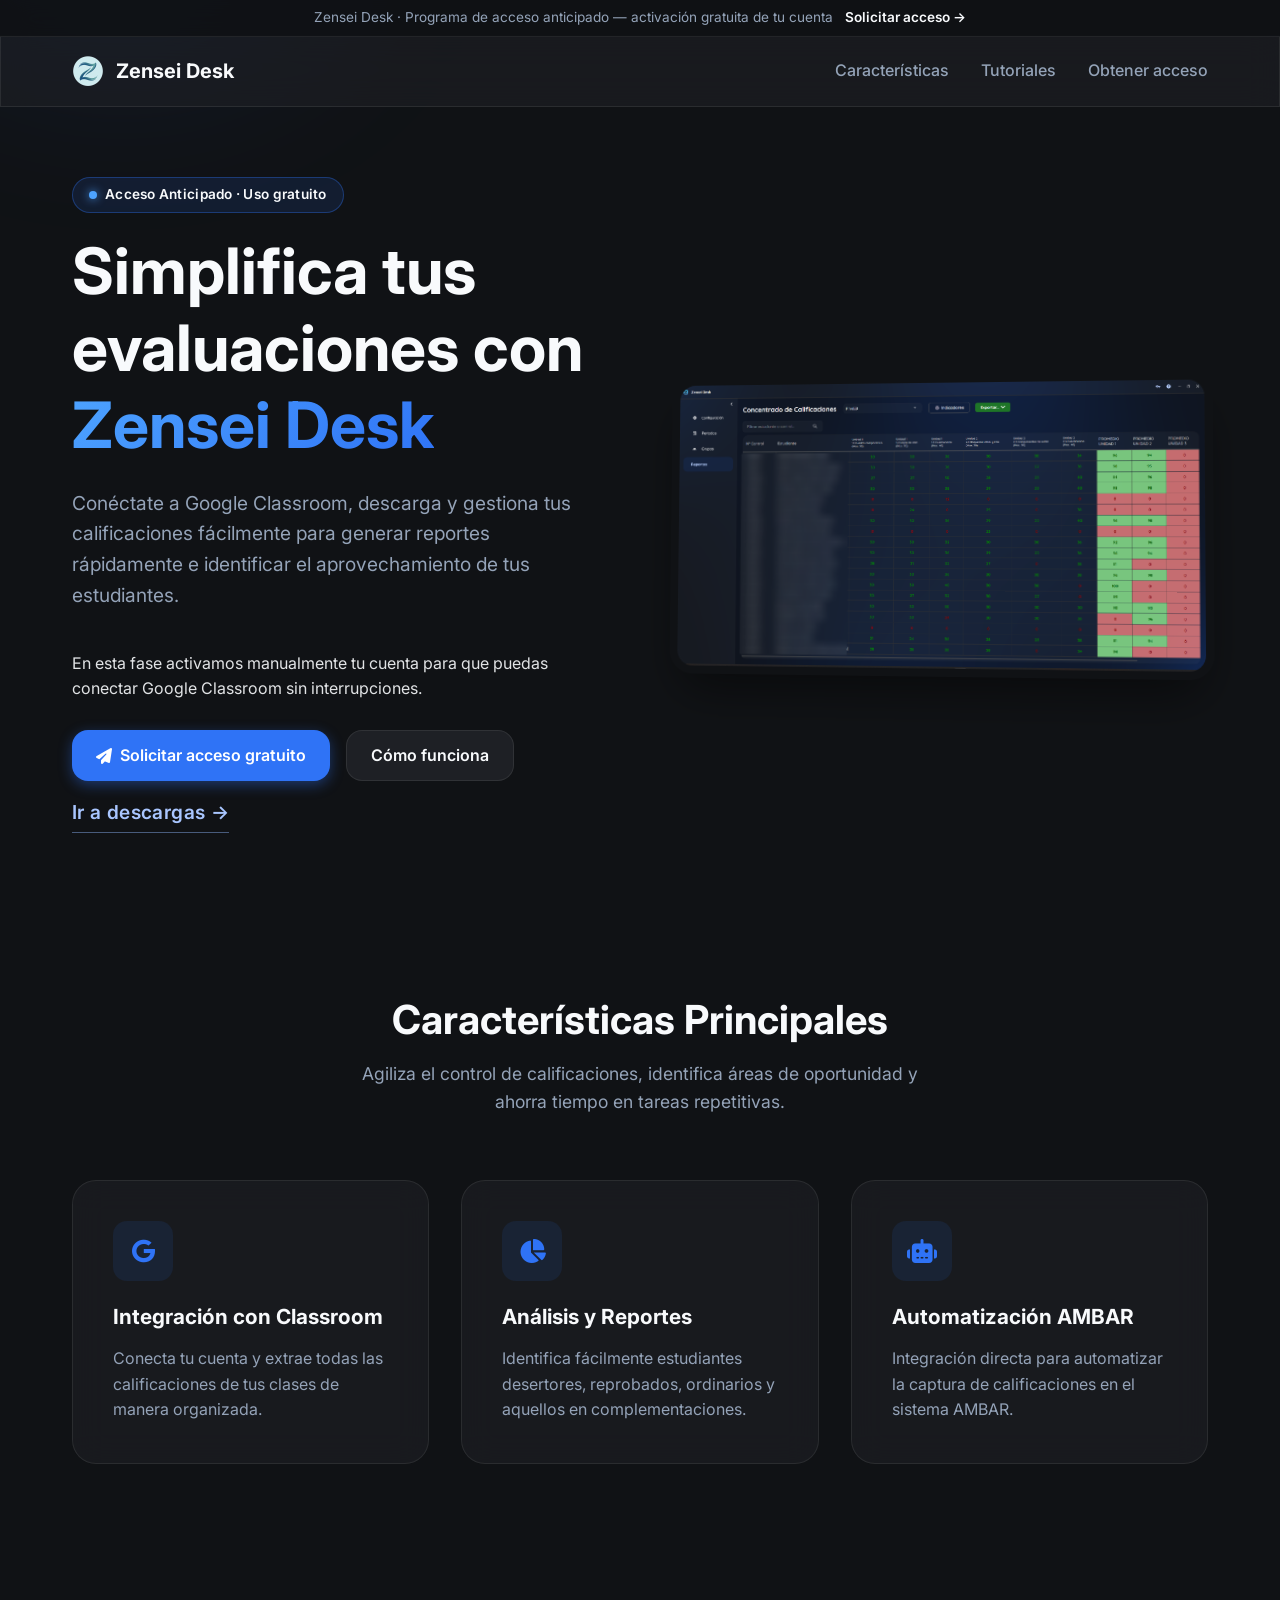
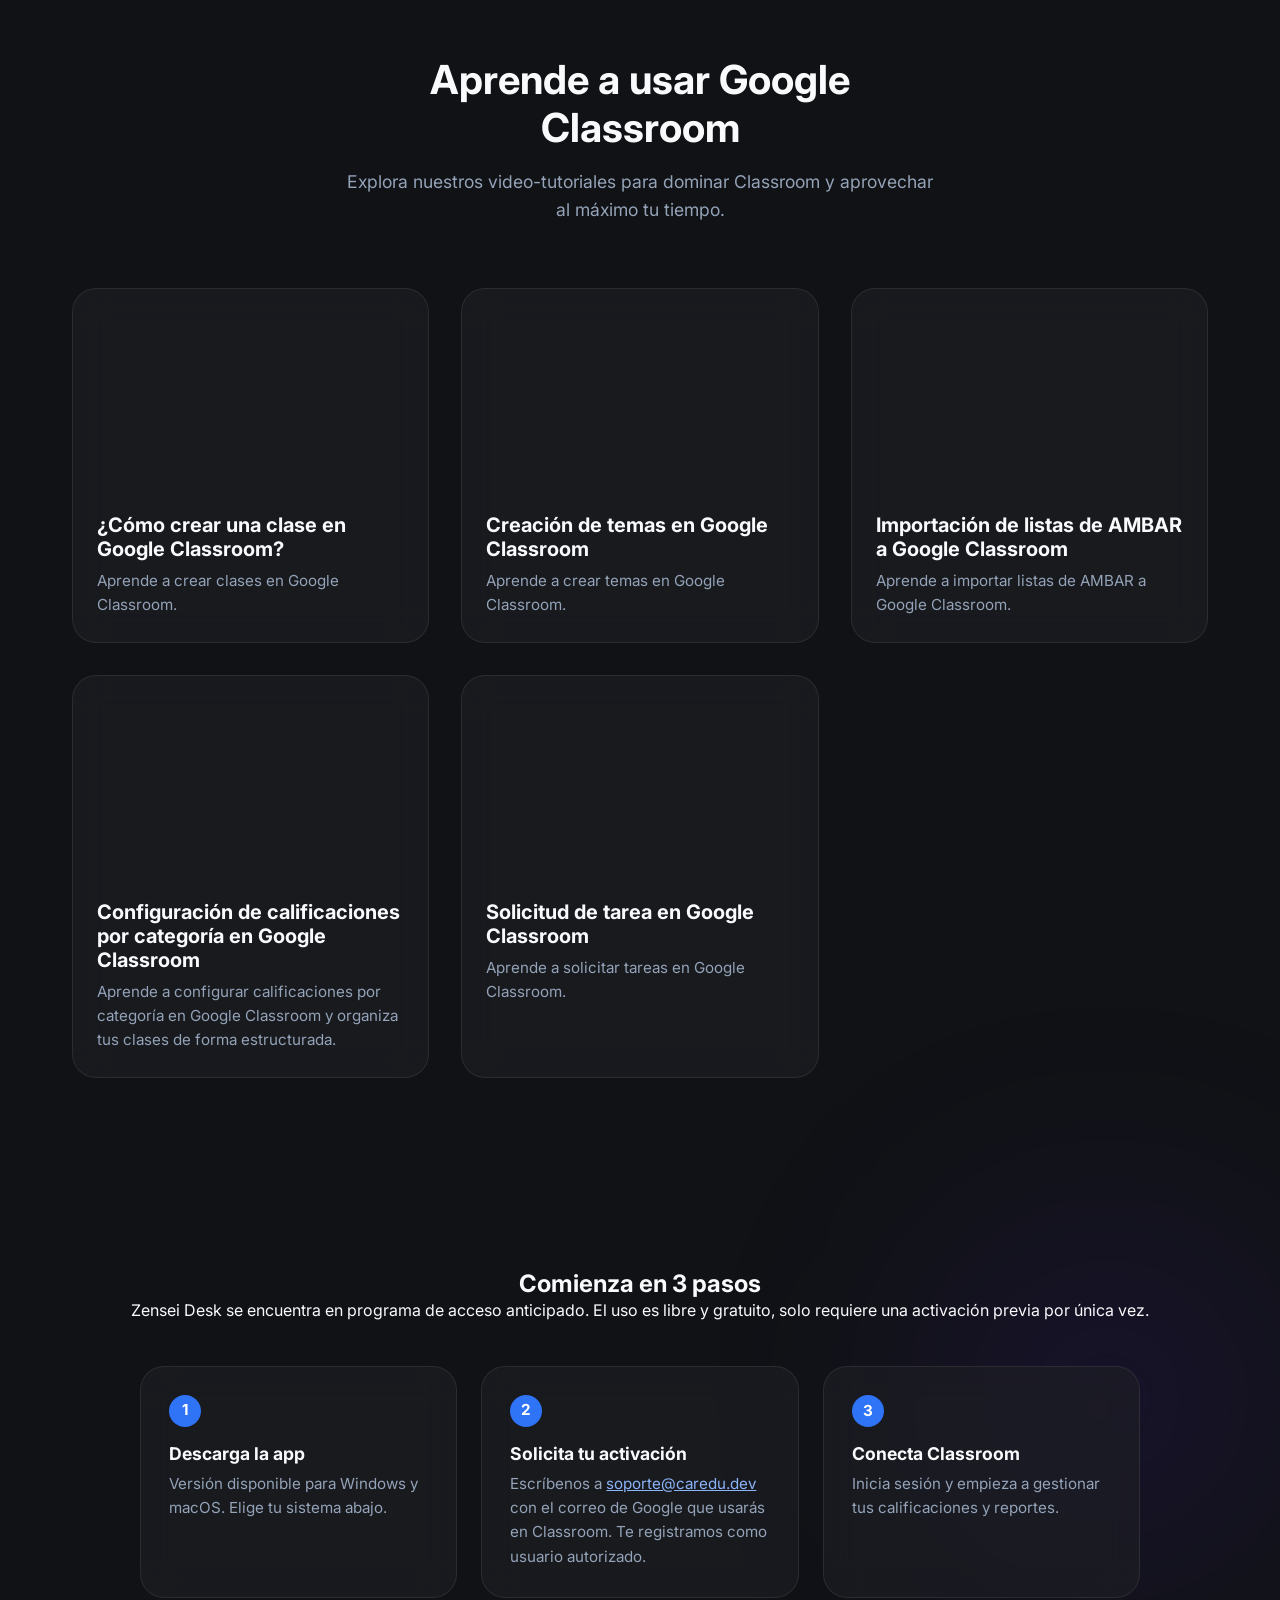
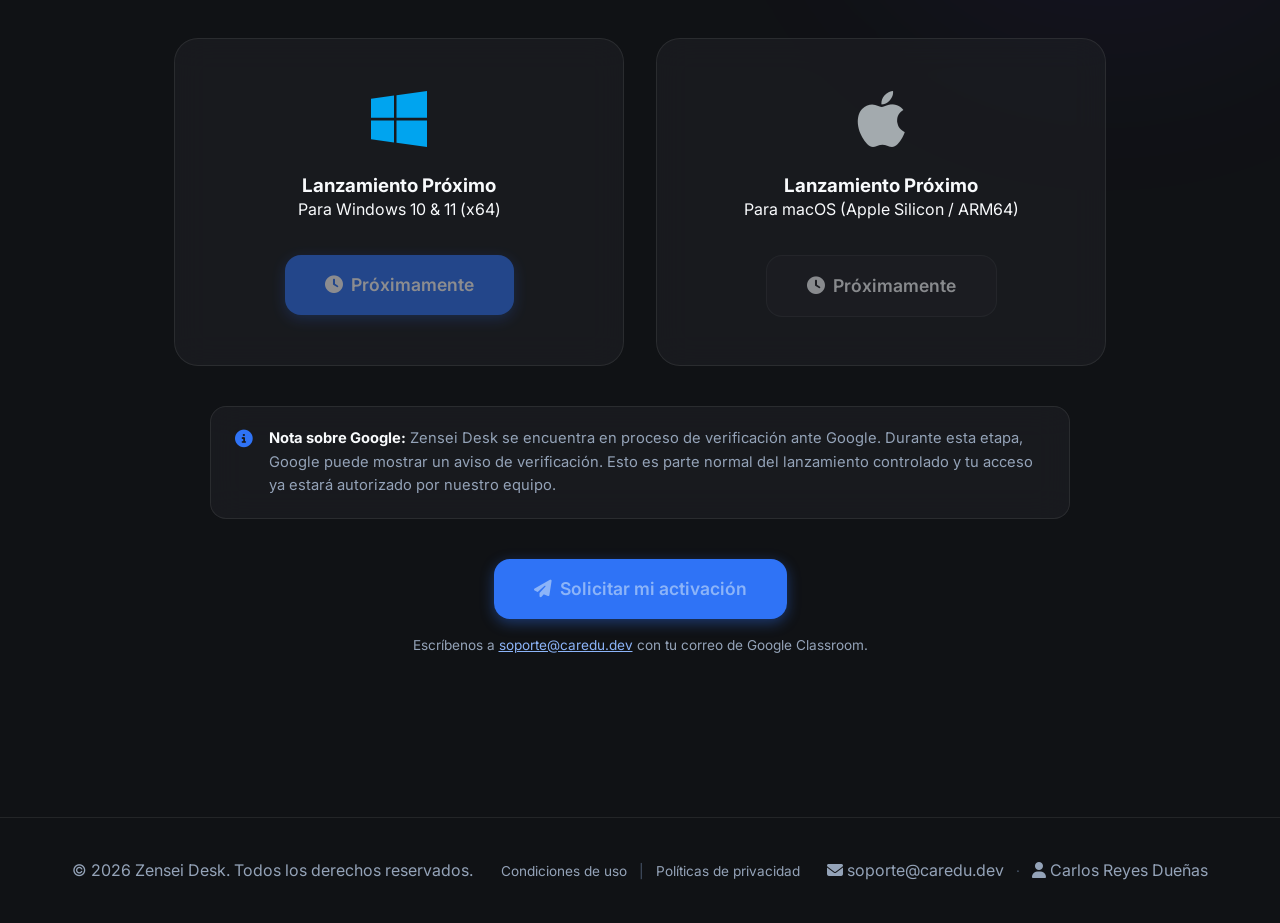
<file: index.html>
<!doctype html>
<html lang="es" class="dark">
    <head>
        <meta charset="UTF-8" />
        <meta name="viewport" content="width=device-width, initial-scale=1.0" />
        <title>Zensei Desk - Aplicación de Escritorio</title>
        <meta
            name="description"
            content="Zensei Desk en acceso anticipado gratuito. Conéctate a Google Classroom, descarga calificaciones, genera reportes y automatiza tus procesos. Solicita tu activación."
        />
        <!-- Google Fonts -->
        <link rel="preconnect" href="https://fonts.googleapis.com" />
        <link rel="preconnect" href="https://fonts.gstatic.com" crossorigin />
        <link
            href="https://fonts.googleapis.com/css2?family=Inter:wght@300;400;500;600;700&display=swap"
            rel="stylesheet"
        />
        <link rel="stylesheet" href="css/styles.css" />
        <link
            rel="stylesheet"
            href="https://cdnjs.cloudflare.com/ajax/libs/font-awesome/6.4.0/css/all.min.css"
        />
        <link rel="icon" href="assets/favicon.png" />
    </head>

    <body>
        <div class="pilot-banner">
            <span
                >Zensei Desk · Programa de acceso anticipado — activación
                gratuita de tu cuenta</span
            >
            <a
                href="mailto:soporte@caredu.dev?subject=Solicitud%20de%20acceso%20anticipado%20-%20Zensei%20Desk"
                >Solicitar acceso →</a
            >
        </div>

        <div class="blob blob-1"></div>
        <div class="blob blob-2"></div>

        <nav class="navbar glass">
            <div class="container nav-content">
                <div class="logo">
                    <img
                        src="assets/favicon.png"
                        alt="Zensei Desk"
                        class="logo-icon"
                        width="32"
                        height="32"
                    />
                    <span>Zensei Desk</span>
                </div>
                <ul class="nav-links">
                    <li><a href="#features">Características</a></li>
                    <li><a href="#tutorials">Tutoriales</a></li>
                    <li><a href="#download">Obtener acceso</a></li>
                </ul>
            </div>
        </nav>

        <header class="hero container">
            <div class="hero-content">
                <div class="pilot-badge">
                    <span class="pilot-dot"></span>
                    Acceso Anticipado · Uso gratuito
                </div>
                <h1>
                    Simplifica tus evaluaciones con
                    <span class="text-gradient">Zensei Desk</span>
                </h1>
                <p>
                    Conéctate a Google Classroom, descarga y gestiona tus
                    calificaciones fácilmente para generar reportes rápidamente
                    e identificar el aprovechamiento de tus estudiantes.
                </p>
                <p class="hero-note">
                    En esta fase activamos manualmente tu cuenta para que puedas
                    conectar Google Classroom sin interrupciones.
                </p>
                <div class="hero-actions">
                    <a
                        href="mailto:soporte@caredu.dev?subject=Solicitud%20de%20acceso%20anticipado%20-%20Zensei%20Desk"
                        class="btn btn-primary"
                        ><i class="fa-solid fa-paper-plane"></i> Solicitar
                        acceso gratuito</a
                    >
                    <a href="#download" class="btn btn-secondary"
                        >Cómo funciona</a
                    >
                </div>
                <p class="hero-micro">
                    <a href="#download">Ir a descargas →</a>
                </p>
            </div>
            <div class="hero-image glass-panel">
                <img
                    src="assets/app-mockup.png"
                    alt="Zensei Desk Mockup"
                    class="app-mockup glass-image"
                />
            </div>
        </header>

        <section id="features" class="container features-section">
            <div class="section-header">
                <h2>Características Principales</h2>
                <p>
                    Agiliza el control de calificaciones, identifica áreas de
                    oportunidad y ahorra tiempo en tareas repetitivas.
                </p>
            </div>

            <div class="features-grid">
                <div class="feature-card glass">
                    <div class="feature-icon">
                        <i class="fa-brands fa-google"></i>
                    </div>
                    <h3>Integración con Classroom</h3>
                    <p>
                        Conecta tu cuenta y extrae todas las calificaciones de
                        tus clases de manera organizada.
                    </p>
                </div>
                <div class="feature-card glass">
                    <div class="feature-icon">
                        <i class="fa-solid fa-chart-pie"></i>
                    </div>
                    <h3>Análisis y Reportes</h3>
                    <p>
                        Identifica fácilmente estudiantes desertores,
                        reprobados, ordinarios y aquellos en complementaciones.
                    </p>
                </div>
                <div class="feature-card glass">
                    <div class="feature-icon">
                        <i class="fa-solid fa-robot"></i>
                    </div>
                    <h3>Automatización AMBAR</h3>
                    <p>
                        Integración directa para automatizar la captura de
                        calificaciones en el sistema AMBAR.
                    </p>
                </div>
            </div>
        </section>

        <section id="tutorials" class="container features-section">
            <div class="section-header">
                <h2>Aprende a usar Google Classroom</h2>
                <p>
                    Explora nuestros video-tutoriales para dominar Classroom y
                    aprovechar al máximo tu tiempo.
                </p>
            </div>
            <div class="video-grid">
                <div class="video-card glass">
                    <div class="video-wrapper">
                        <!-- Reemplaza el src de los iframes con los IDs de tus videos -->
                        <iframe
                            src="https://www.youtube.com/embed/4iUGAaZtOk0?si=7gVe5GbBRPFycWkl"
                            title="Tutorial Classroom 1"
                            frameborder="0"
                            allow="
                                accelerometer;
                                autoplay;
                                clipboard-write;
                                encrypted-media;
                                gyroscope;
                                picture-in-picture;
                            "
                            allowfullscreen
                        ></iframe>
                    </div>
                    <div class="video-info">
                        <h3>¿Cómo crear una clase en Google Classroom?</h3>
                        <p>Aprende a crear clases en Google Classroom.</p>
                    </div>
                </div>
                <div class="video-card glass">
                    <div class="video-wrapper">
                        <iframe
                            src="https://www.youtube.com/embed/ccToq89vRhw?si=dbONZzwQ9Tze2jgt"
                            title="Tutorial Classroom 2"
                            frameborder="0"
                            allow="
                                accelerometer;
                                autoplay;
                                clipboard-write;
                                encrypted-media;
                                gyroscope;
                                picture-in-picture;
                            "
                            allowfullscreen
                        ></iframe>
                    </div>
                    <div class="video-info">
                        <h3>Creación de temas en Google Classroom</h3>
                        <p>Aprende a crear temas en Google Classroom.</p>
                    </div>
                </div>
                <div class="video-card glass">
                    <div class="video-wrapper">
                        <iframe
                            width="560"
                            height="315"
                            src="https://www.youtube.com/embed/fHZtZoxcm20?si=IhMWD54AFD3u62yb"
                            title="YouTube video player"
                            frameborder="0"
                            allow="
                                accelerometer;
                                autoplay;
                                clipboard-write;
                                encrypted-media;
                                gyroscope;
                                picture-in-picture;
                                web-share;
                            "
                            referrerpolicy="strict-origin-when-cross-origin"
                            allowfullscreen
                        ></iframe>
                    </div>
                    <div class="video-info">
                        <h3>
                            ⁣Importación de listas de AMBAR a Google Classroom
                        </h3>
                        <p>
                            Aprende a importar listas de AMBAR a Google
                            Classroom.
                        </p>
                    </div>
                </div>
                <div class="video-card glass">
                    <div class="video-wrapper">
                        <iframe
                            width="560"
                            height="315"
                            src="https://www.youtube.com/embed/o4E11w0q6oI?si=cyzzhk-4sylbUhZ1"
                            title="YouTube video player"
                            frameborder="0"
                            allow="
                                accelerometer;
                                autoplay;
                                clipboard-write;
                                encrypted-media;
                                gyroscope;
                                picture-in-picture;
                                web-share;
                            "
                            referrerpolicy="strict-origin-when-cross-origin"
                            allowfullscreen
                        ></iframe>
                    </div>
                    <div class="video-info">
                        <h3>
                            Configuración de calificaciones por categoría en
                            Google Classroom
                        </h3>
                        <p>
                            Aprende a configurar calificaciones por categoría en
                            Google Classroom y organiza tus clases de forma
                            estructurada.
                        </p>
                    </div>
                </div>
                <div class="video-card glass">
                    <div class="video-wrapper">
                        <iframe
                            width="560"
                            height="315"
                            src="https://www.youtube.com/embed/gahVdQ7NvTo?si=nDcPXvJxbk8NMR-w"
                            title="YouTube video player"
                            frameborder="0"
                            allow="
                                accelerometer;
                                autoplay;
                                clipboard-write;
                                encrypted-media;
                                gyroscope;
                                picture-in-picture;
                                web-share;
                            "
                            referrerpolicy="strict-origin-when-cross-origin"
                            allowfullscreen
                        ></iframe>
                    </div>
                    <div class="video-info">
                        <h3>Solicitud de tarea en Google Classroom</h3>
                        <p>Aprende a solicitar tareas en Google Classroom.</p>
                    </div>
                </div>
            </div>
        </section>

        <section id="download" class="download-section">
            <div class="container text-center">
                <h2>Comienza en 3 pasos</h2>
                <p>
                    Zensei Desk se encuentra en programa de acceso anticipado.
                    El uso es libre y gratuito, solo requiere una activación
                    previa por única vez.
                </p>
                <br />
                <div class="steps-grid">
                    <div class="step-card glass">
                        <span class="step-number">1</span>
                        <h3>Descarga la app</h3>
                        <p>
                            Versión disponible para Windows y macOS. Elige tu
                            sistema abajo.
                        </p>
                    </div>
                    <div class="step-card glass">
                        <span class="step-number">2</span>
                        <h3>Solicita tu activación</h3>
                        <p>
                            Escríbenos a
                            <a href="mailto:soporte@caredu.dev"
                                >soporte@caredu.dev</a
                            >
                            con el correo de Google que usarás en Classroom. Te
                            registramos como usuario autorizado.
                        </p>
                    </div>
                    <div class="step-card glass">
                        <span class="step-number">3</span>
                        <h3>Conecta Classroom</h3>
                        <p>
                            Inicia sesión y empieza a gestionar tus
                            calificaciones y reportes.
                        </p>
                    </div>
                </div>
                <div class="download-grid">
                    <div class="download-card glass">
                        <i class="fa-brands fa-windows hero-icon"></i>
                        <h3 id="version-text-win">Zensei Desk vX.X.X</h3>
                        <p>Para Windows 10 & 11 (x64)</p>
                        <div class="dl-buttons">
                            <a
                                id="download-win-btn"
                                href="https://github.com/KingSlave/App-Zensei-Desk/releases/latest"
                                class="btn btn-primary btn-large"
                            >
                                <i class="fa-solid fa-download"></i> Descargar
                                para Windows
                            </a>
                        </div>
                    </div>

                    <div class="download-card glass">
                        <i
                            class="fa-brands fa-apple hero-icon"
                            style="color: #a3aaae"
                        ></i>
                        <h3 id="version-text-mac">Zensei Desk vX.X.X</h3>
                        <p>Para macOS (Apple Silicon / ARM64)</p>
                        <div class="dl-buttons">
                            <a
                                id="download-mac-btn"
                                href="https://github.com/KingSlave/App-Zensei-Desk/releases/latest"
                                class="btn btn-secondary btn-large"
                            >
                                <i class="fa-solid fa-download"></i> Descargar
                                para macOS
                            </a>
                        </div>
                    </div>
                </div>
                <div class="google-note glass">
                    <i class="fa-solid fa-circle-info"></i>
                    <p>
                        <strong>Nota sobre Google:</strong> Zensei Desk se
                        encuentra en proceso de verificación ante Google.
                        Durante esta etapa, Google puede mostrar un aviso de
                        verificación. Esto es parte normal del lanzamiento
                        controlado y tu acceso ya estará autorizado por nuestro
                        equipo.
                    </p>
                </div>
                <div class="contact-cta">
                    <a
                        href="mailto:soporte@caredu.dev?subject=Solicitud%20de%20acceso%20anticipado%20-%20Zensei%20Desk&body=Hola%2C%20quiero%20solicitar%20mi%20activaci%C3%B3n%20para%20Zensei%20Desk.%0A%0AMi%20correo%20de%20Google%20Classroom%20es%3A%20"
                        class="btn btn-primary btn-large"
                    >
                        <i class="fa-solid fa-paper-plane"></i> Solicitar mi
                        activación
                    </a>
                    <p class="hero-micro">
                        Escríbenos a
                        <a href="mailto:soporte@caredu.dev"
                            >soporte@caredu.dev</a
                        >
                        con tu correo de Google Classroom.
                    </p>
                </div>
            </div>
        </section>

        <footer class="footer">
            <div class="container">
                <p>&copy; 2026 Zensei Desk. Todos los derechos reservados.</p>
                <div class="footer-links">
                    <a href="condiciones.html">Condiciones de uso</a>
                    <span class="separator">|</span>
                    <a href="politicas.html">Políticas de privacidad</a>
                </div>
                <div class="social-links">
                    <a href="mailto:soporte@caredu.dev"
                        ><i class="fa-solid fa-envelope"></i>
                        soporte@caredu.dev</a
                    >
                    <span class="separator">·</span>
                    <a
                        href="https://caredu.dev"
                        target="_blank"
                        rel="noopener"
                        ><i class="fa-solid fa-user"></i> Carlos Reyes Dueñas</a
                    >
                </div>
            </div>
        </footer>

        <script src="js/main.js"></script>
        <script>
            async function loadLatestRelease() {
                try {
                    const response = await fetch(
                        "https://api.github.com/repos/KingSlave/App-Zensei-Desk/releases/latest",
                    );
                    const release = await response.json();

                    if (
                        response.ok &&
                        release.assets &&
                        release.assets.length > 0
                    ) {
                        displayRelease(release);
                    } else {
                        showComingSoon();
                    }
                } catch (error) {
                    console.error("Error:", error);
                    showComingSoon();
                }
            }

            function showComingSoon() {
                const versionTextWin =
                    document.getElementById("version-text-win");
                const versionTextMac =
                    document.getElementById("version-text-mac");
                const btnWin = document.getElementById("download-win-btn");
                const btnMac = document.getElementById("download-mac-btn");

                if (versionTextWin)
                    versionTextWin.textContent = "Lanzamiento Próximo";
                if (versionTextMac)
                    versionTextMac.textContent = "Lanzamiento Próximo";

                if (btnWin) {
                    btnWin.href = "#";
                    btnWin.style.pointerEvents = "none";
                    btnWin.style.opacity = "0.5";
                    btnWin.innerHTML = `<i class="fa-solid fa-clock"></i> Próximamente`;
                }
                if (btnMac) {
                    btnMac.href = "#";
                    btnMac.style.pointerEvents = "none";
                    btnMac.style.opacity = "0.5";
                    btnMac.innerHTML = `<i class="fa-solid fa-clock"></i> Próximamente`;
                }
            }

            function displayRelease(release) {
                const version = release.tag_name || release.name;
                const versionTextWin =
                    document.getElementById("version-text-win");
                const versionTextMac =
                    document.getElementById("version-text-mac");
                const btnWin = document.getElementById("download-win-btn");
                const btnMac = document.getElementById("download-mac-btn");

                if (versionTextWin)
                    versionTextWin.textContent = `Zensei Desk ${version}`;
                if (versionTextMac)
                    versionTextMac.textContent = `Zensei Desk ${version}`;

                let winAsset = null;
                let macAsset = null;

                release.assets.forEach((asset) => {
                    const name = asset.name.toLowerCase();
                    // Identificar archivo de Windows (.exe, msi, .nupkg, win.zip)
                    if (
                        name.includes(".exe") ||
                        name.endsWith(".msi") ||
                        (name.includes("win") && name.endsWith(".zip"))
                    ) {
                        winAsset = asset;
                    }
                    // Identificar archivo de Mac (.dmg, .pkg) por indicadores de plataforma
                    if (
                        name.includes("arm64") ||
                        name.includes("aarch64") ||
                        name.includes("osx") ||
                        name.includes("mac")
                    ) {
                        if (
                            name.endsWith(".dmg") ||
                            name.endsWith(".pkg") ||
                            name.endsWith("mac.zip")
                        ) {
                            macAsset = asset;
                        }
                    }
                });

                // Si no se encontró con indicadores de plataforma, buscar cualquier .dmg o .pkg
                if (!macAsset) {
                    release.assets.forEach((asset) => {
                        const name = asset.name.toLowerCase();
                        if (
                            name.endsWith(".dmg") ||
                            name.endsWith(".pkg") ||
                            name.includes("mac.zip")
                        ) {
                            macAsset = asset;
                        }
                    });
                }

                // Si no hay archivos por alguna razón, se muestra proximamente
                if (!winAsset && !macAsset) {
                    showComingSoon();
                    return;
                }

                if (winAsset && btnWin) {
                    btnWin.href = winAsset.browser_download_url;
                    btnWin.innerHTML = `<i class="fa-solid fa-download"></i> Descargar Windows (${formatFileSize(winAsset.size)})`;
                } else if (!winAsset && btnWin) {
                    // Caso donde lanzas en mac pero aún no windows
                    btnWin.href = "#";
                    btnWin.style.pointerEvents = "none";
                    btnWin.style.opacity = "0.5";
                    btnWin.innerHTML = `<i class="fa-solid fa-clock"></i> Próximamente`;
                }

                if (macAsset && btnMac) {
                    btnMac.href = macAsset.browser_download_url;
                    btnMac.innerHTML = `<i class="fa-solid fa-download"></i> Descargar macOS (${formatFileSize(macAsset.size)})`;
                } else if (!macAsset && btnMac) {
                    // Caso donde lanzas windows pero aún no mac
                    btnMac.href = "#";
                    btnMac.style.pointerEvents = "none";
                    btnMac.style.opacity = "0.5";
                    btnMac.innerHTML = `<i class="fa-solid fa-clock"></i> Próximamente`;
                }
            }

            function formatFileSize(bytes) {
                const sizes = ["Bytes", "KB", "MB", "GB"];
                if (bytes === 0) return "0 Bytes";
                const i = parseInt(
                    Math.floor(Math.log(bytes) / Math.log(1024)),
                );
                return (
                    Math.round((bytes / Math.pow(1024, i)) * 100) / 100 +
                    " " +
                    sizes[i]
                );
            }

            // Cargar al iniciar la página
            loadLatestRelease();
        </script>
    </body>
</html>
</file>
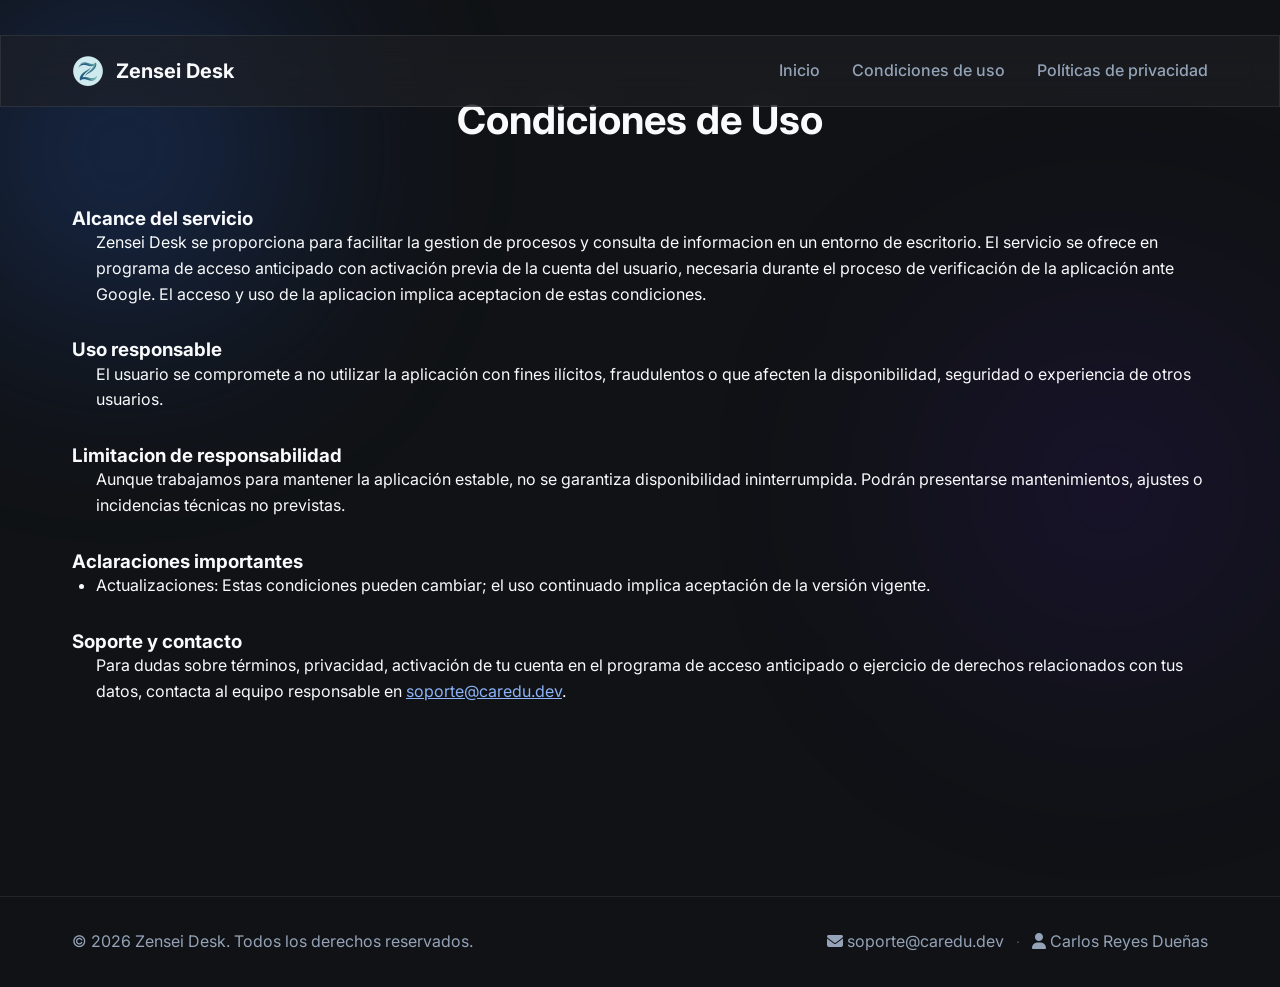
<file: condiciones.html>
<!doctype html>
<html lang="es" class="dark">
    <head>
        <meta charset="UTF-8" />
        <meta name="viewport" content="width=device-width, initial-scale=1.0" />
        <title>Condiciones de Uso - Zensei Desk</title>
        <meta name="description" content="Condiciones de uso de Zensei Desk" />
        <!-- Google Fonts -->
        <link rel="preconnect" href="https://fonts.googleapis.com" />
        <link rel="preconnect" href="https://fonts.gstatic.com" crossorigin />
        <link
            href="https://fonts.googleapis.com/css2?family=Inter:wght@300;400;500;600;700&display=swap"
            rel="stylesheet"
        />
        <link rel="stylesheet" href="css/styles.css" />
        <link
            rel="stylesheet"
            href="https://cdnjs.cloudflare.com/ajax/libs/font-awesome/6.4.0/css/all.min.css"
        />
        <link rel="icon" href="assets/favicon.png" />
    </head>

    <body>
        <div class="blob blob-1"></div>
        <div class="blob blob-2"></div>

        <nav class="navbar glass">
            <div class="container nav-content">
                <div class="logo">
                    <img
                        src="assets/favicon.png"
                        alt="Zensei Desk"
                        class="logo-icon"
                        width="32"
                        height="32"
                    />
                    <span>Zensei Desk</span>
                </div>
                <ul class="nav-links">
                    <li><a href="index.html">Inicio</a></li>
                    <li>
                        <a href="condiciones.html" class="active"
                            >Condiciones de uso</a
                        >
                    </li>
                    <li>
                        <a href="politicas.html">Políticas de privacidad</a>
                    </li>
                </ul>
            </div>
        </nav>

        <main class="container features-section">
            <div class="section-header">
                <h2>Condiciones de Uso</h2>
            </div>

            <section class="glass-panel content-panel">
                <div class="section-block">
                    <h3>Alcance del servicio</h3>
                    <p>
                        Zensei Desk se proporciona para facilitar la gestion de
                        procesos y consulta de informacion en un entorno de
                        escritorio. El servicio se ofrece en programa de acceso
                        anticipado con activación previa de la cuenta del
                        usuario, necesaria durante el proceso de verificación
                        de la aplicación ante Google. El acceso y uso de la
                        aplicacion implica aceptacion de estas condiciones.
                    </p>
                </div>

                <div class="section-block">
                    <h3>Uso responsable</h3>
                    <p>
                        El usuario se compromete a no utilizar la aplicación con
                        fines ilícitos, fraudulentos o que afecten la
                        disponibilidad, seguridad o experiencia de otros
                        usuarios.
                    </p>
                </div>

                <div class="section-block">
                    <h3>Limitacion de responsabilidad</h3>
                    <p>
                        Aunque trabajamos para mantener la aplicación estable,
                        no se garantiza disponibilidad ininterrumpida. Podrán
                        presentarse mantenimientos, ajustes o incidencias
                        técnicas no previstas.
                    </p>
                </div>

                <div class="section-block">
                    <h3>Aclaraciones importantes</h3>
                    <ul>
                        <li>
                            Actualizaciones: Estas condiciones pueden cambiar;
                            el uso continuado implica aceptación de la versión
                            vigente.
                        </li>
                    </ul>
                </div>

                <div class="section-block">
                    <h3>Soporte y contacto</h3>
                    <p>
                        Para dudas sobre términos, privacidad, activación de tu
                        cuenta en el programa de acceso anticipado o ejercicio
                        de derechos relacionados con tus datos, contacta al
                        equipo responsable en
                        <a href="mailto:soporte@caredu.dev"
                            >soporte@caredu.dev</a
                        >.
                    </p>
                </div>
            </section>
        </main>

        <footer class="footer">
            <div class="container">
                <p>&copy; 2026 Zensei Desk. Todos los derechos reservados.</p>
                <div class="social-links">
                    <a href="mailto:soporte@caredu.dev"
                        ><i class="fa-solid fa-envelope"></i>
                        soporte@caredu.dev</a
                    >
                    <span class="separator">·</span>
                    <a
                        href="https://caredu.dev"
                        target="_blank"
                        rel="noopener"
                        ><i class="fa-solid fa-user"></i> Carlos Reyes Dueñas</a
                    >
                </div>
            </div>
        </footer>

        <script src="js/main.js"></script>
    </body>
</html>
</file>
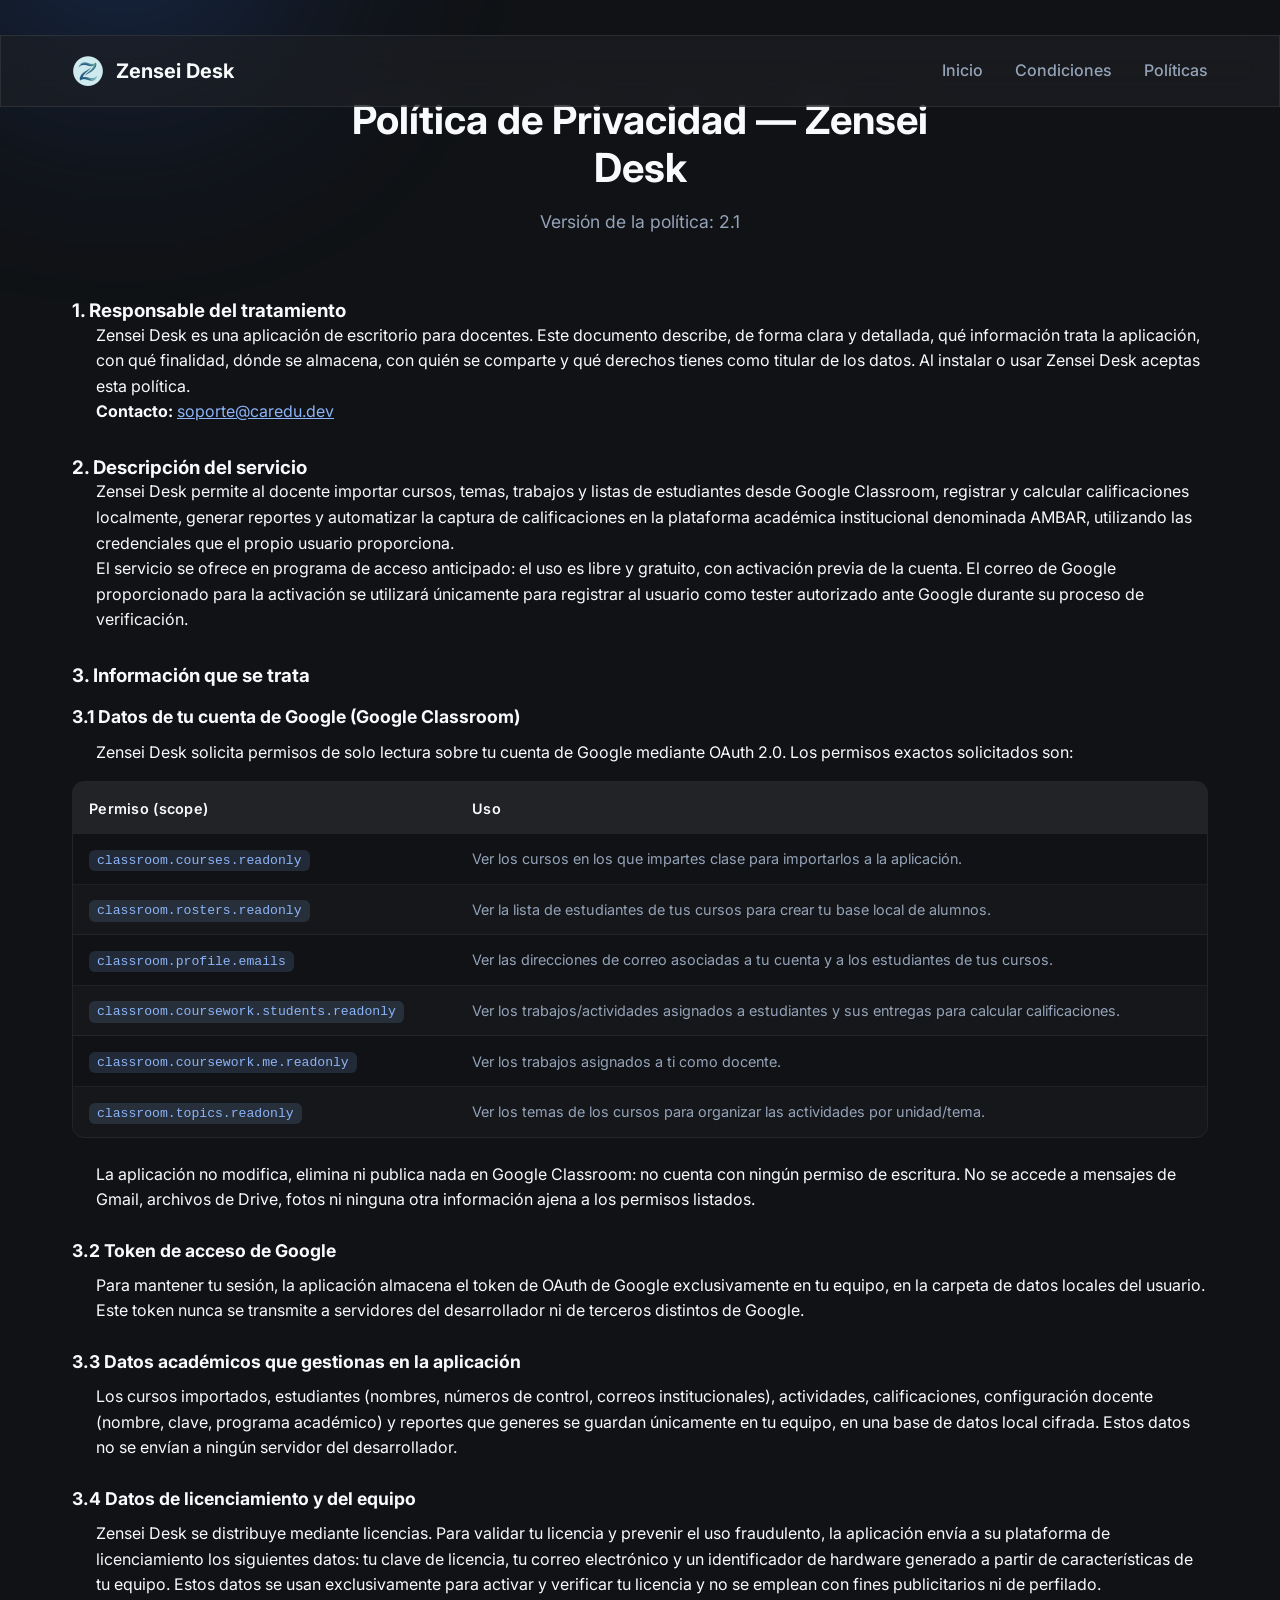
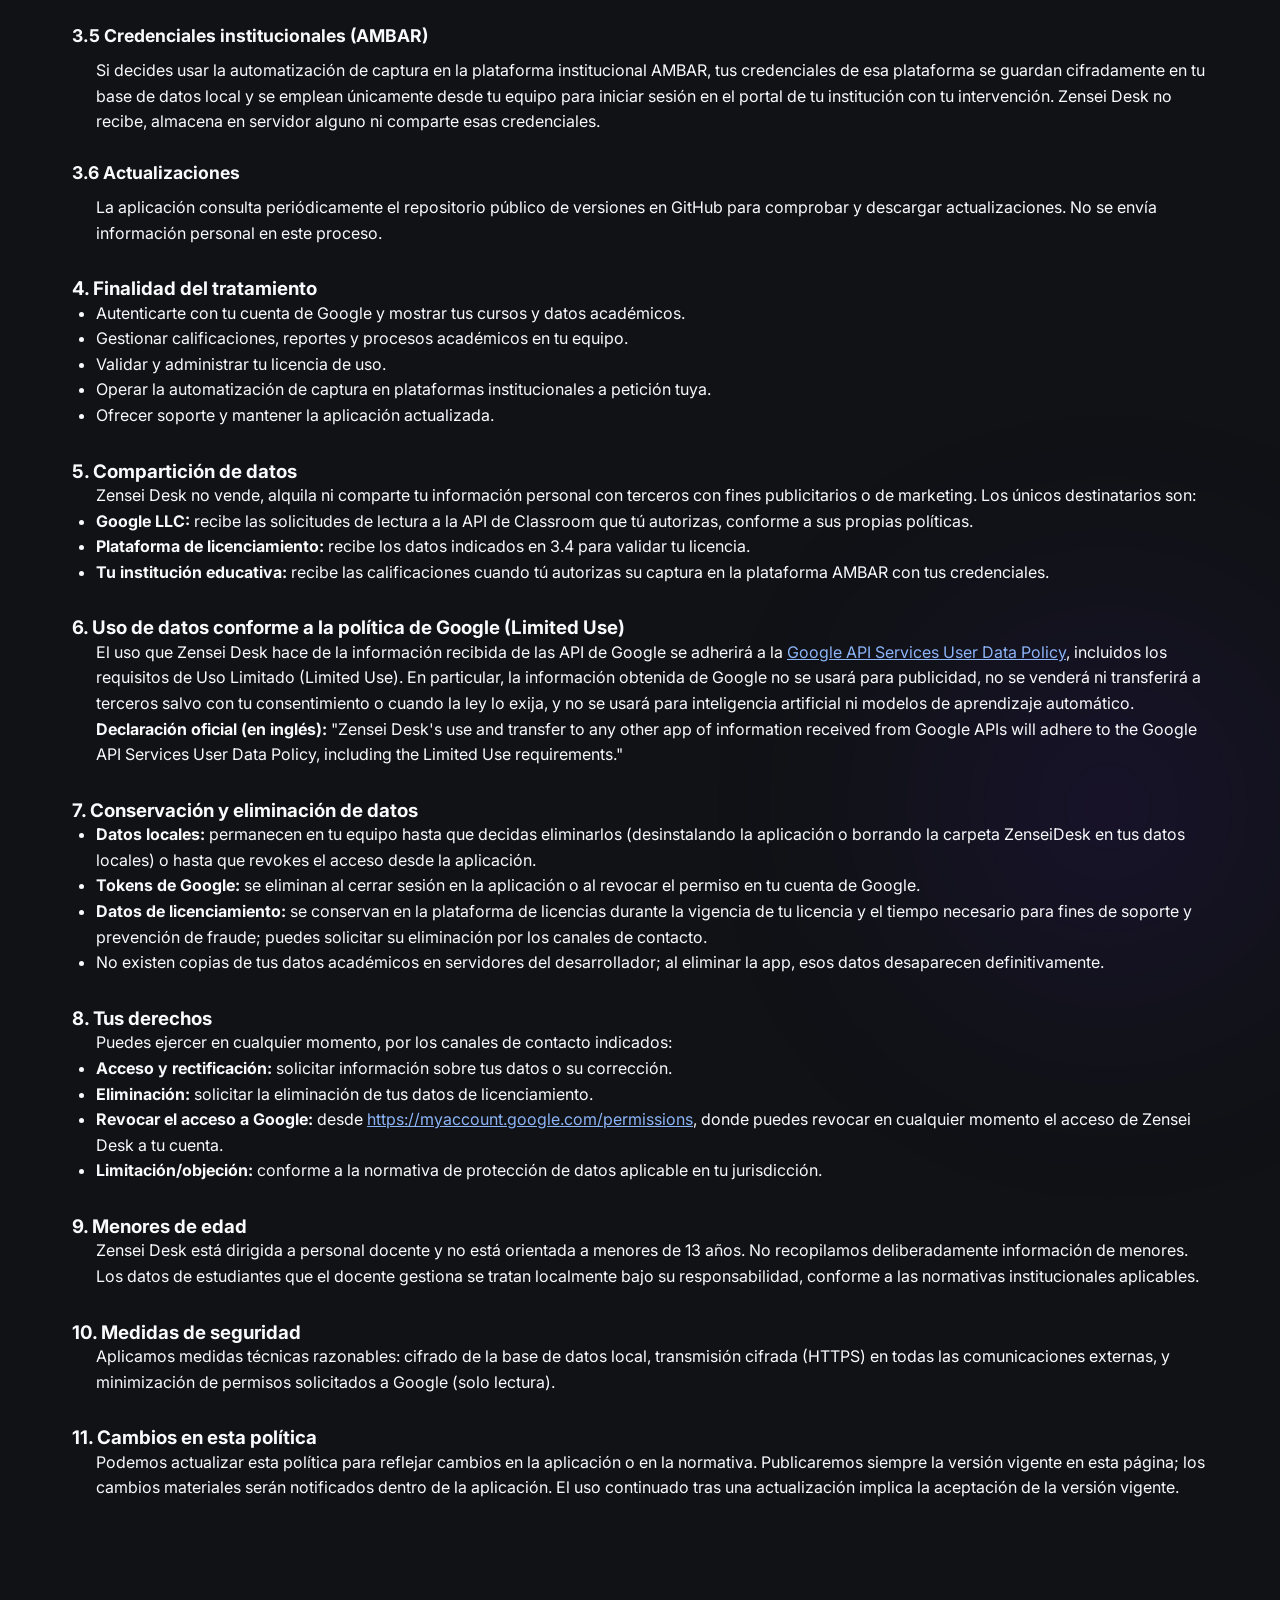
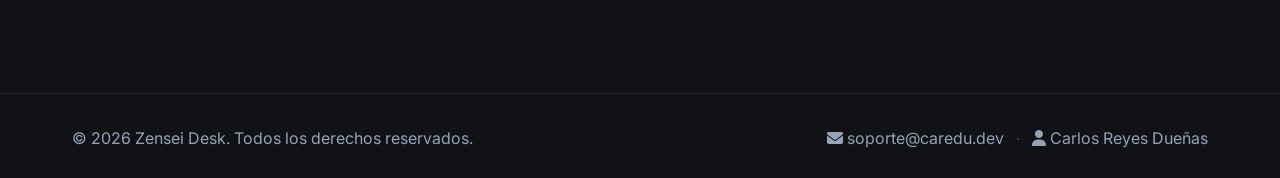
<file: politicas.html>
<!doctype html>
<html lang="es" class="dark">
    <head>
        <meta charset="UTF-8" />
        <meta name="viewport" content="width=device-width, initial-scale=1.0" />
        <title>Políticas de Privacidad - Zensei Desk</title>
        <meta
            name="description"
            content="Políticas de privacidad de Zensei Desk"
        />
        <!-- Google Fonts -->
        <link rel="preconnect" href="https://fonts.googleapis.com" />
        <link rel="preconnect" href="https://fonts.gstatic.com" crossorigin />
        <link
            href="https://fonts.googleapis.com/css2?family=Inter:wght@300;400;500;600;700&display=swap"
            rel="stylesheet"
        />
        <link rel="stylesheet" href="css/styles.css" />
        <link
            rel="stylesheet"
            href="https://cdnjs.cloudflare.com/ajax/libs/font-awesome/6.4.0/css/all.min.css"
        />
        <link rel="icon" href="assets/favicon.png" />
    </head>

    <body>
        <div class="blob blob-1"></div>
        <div class="blob blob-2"></div>

        <nav class="navbar glass">
            <div class="container nav-content">
                <div class="logo">
                    <img
                        src="assets/favicon.png"
                        alt="Zensei Desk"
                        class="logo-icon"
                        width="32"
                        height="32"
                    />
                    <span>Zensei Desk</span>
                </div>
                <ul class="nav-links">
                    <li><a href="index.html">Inicio</a></li>
                    <li><a href="condiciones.html">Condiciones</a></li>
                    <li>
                        <a href="politicas.html" class="active">Políticas</a>
                    </li>
                </ul>
            </div>
        </nav>

        <main class="container features-section">
            <section class="glass-panel content-panel">
                <div class="section-header">
                    <h2>Política de Privacidad — Zensei Desk</h2>
                    <p class="policy-meta">Versión de la política: 2.1</p>
                </div>

                <div class="policy-content">
                    <div class="section-block">
                        <h3>1. Responsable del tratamiento</h3>
                        <p>
                            Zensei Desk es una aplicación de escritorio para docentes. Este documento describe, de forma clara y detallada, qué información trata la aplicación, con qué finalidad, dónde se almacena, con quién se comparte y qué derechos tienes como titular de los datos. Al instalar o usar Zensei Desk aceptas esta política.
                        </p>
                        <p><strong>Contacto:</strong> <a href="mailto:soporte@caredu.dev">soporte@caredu.dev</a></p>
                    </div>

                    <div class="section-block">
                        <h3>2. Descripción del servicio</h3>
                        <p>
                            Zensei Desk permite al docente importar cursos, temas, trabajos y listas de estudiantes desde Google Classroom, registrar y calcular calificaciones localmente, generar reportes y automatizar la captura de calificaciones en la plataforma académica institucional denominada AMBAR, utilizando las credenciales que el propio usuario proporciona.
                        </p>
                        <p>
                            El servicio se ofrece en programa de acceso anticipado: el uso es libre y gratuito, con activación previa de la cuenta. El correo de Google proporcionado para la activación se utilizará únicamente para registrar al usuario como tester autorizado ante Google durante su proceso de verificación.
                        </p>
                    </div>

                    <div class="section-block">
                        <h3>3. Información que se trata</h3>

                        <h4>3.1 Datos de tu cuenta de Google (Google Classroom)</h4>
                        <p>
                            Zensei Desk solicita permisos de solo lectura sobre tu cuenta de Google mediante OAuth 2.0. Los permisos exactos solicitados son:
                        </p>
                        <table class="policy-table">
                            <thead>
                                <tr>
                                    <th>Permiso (scope)</th>
                                    <th>Uso</th>
                                </tr>
                            </thead>
                            <tbody>
                                <tr><td><code>classroom.courses.readonly</code></td><td>Ver los cursos en los que impartes clase para importarlos a la aplicación.</td></tr>
                                <tr><td><code>classroom.rosters.readonly</code></td><td>Ver la lista de estudiantes de tus cursos para crear tu base local de alumnos.</td></tr>
                                <tr><td><code>classroom.profile.emails</code></td><td>Ver las direcciones de correo asociadas a tu cuenta y a los estudiantes de tus cursos.</td></tr>
                                <tr><td><code>classroom.coursework.students.readonly</code></td><td>Ver los trabajos/actividades asignados a estudiantes y sus entregas para calcular calificaciones.</td></tr>
                                <tr><td><code>classroom.coursework.me.readonly</code></td><td>Ver los trabajos asignados a ti como docente.</td></tr>
                                <tr><td><code>classroom.topics.readonly</code></td><td>Ver los temas de los cursos para organizar las actividades por unidad/tema.</td></tr>
                            </tbody>
                        </table>
                        <p>
                            La aplicación no modifica, elimina ni publica nada en Google Classroom: no cuenta con ningún permiso de escritura. No se accede a mensajes de Gmail, archivos de Drive, fotos ni ninguna otra información ajena a los permisos listados.
                        </p>

                        <h4>3.2 Token de acceso de Google</h4>
                        <p>
                            Para mantener tu sesión, la aplicación almacena el token de OAuth de Google exclusivamente en tu equipo, en la carpeta de datos locales del usuario. Este token nunca se transmite a servidores del desarrollador ni de terceros distintos de Google.
                        </p>

                        <h4>3.3 Datos académicos que gestionas en la aplicación</h4>
                        <p>
                            Los cursos importados, estudiantes (nombres, números de control, correos institucionales), actividades, calificaciones, configuración docente (nombre, clave, programa académico) y reportes que generes se guardan únicamente en tu equipo, en una base de datos local cifrada. Estos datos no se envían a ningún servidor del desarrollador.
                        </p>

                        <h4>3.4 Datos de licenciamiento y del equipo</h4>
                        <p>
                            Zensei Desk se distribuye mediante licencias. Para validar tu licencia y prevenir el uso fraudulento, la aplicación envía a su plataforma de licenciamiento los siguientes datos: tu clave de licencia, tu correo electrónico y un identificador de hardware generado a partir de características de tu equipo. Estos datos se usan exclusivamente para activar y verificar tu licencia y no se emplean con fines publicitarios ni de perfilado.
                        </p>

                        <h4>3.5 Credenciales institucionales (AMBAR)</h4>
                        <p>
                            Si decides usar la automatización de captura en la plataforma institucional AMBAR, tus credenciales de esa plataforma se guardan cifradamente en tu base de datos local y se emplean únicamente desde tu equipo para iniciar sesión en el portal de tu institución con tu intervención. Zensei Desk no recibe, almacena en servidor alguno ni comparte esas credenciales.
                        </p>

                        <h4>3.6 Actualizaciones</h4>
                        <p>
                            La aplicación consulta periódicamente el repositorio público de versiones en GitHub para comprobar y descargar actualizaciones. No se envía información personal en este proceso.
                        </p>
                    </div>

                    <div class="section-block">
                        <h3>4. Finalidad del tratamiento</h3>
                        <ul>
                            <li>Autenticarte con tu cuenta de Google y mostrar tus cursos y datos académicos.</li>
                            <li>Gestionar calificaciones, reportes y procesos académicos en tu equipo.</li>
                            <li>Validar y administrar tu licencia de uso.</li>
                            <li>Operar la automatización de captura en plataformas institucionales a petición tuya.</li>
                            <li>Ofrecer soporte y mantener la aplicación actualizada.</li>
                        </ul>
                    </div>

                    <div class="section-block">
                        <h3>5. Compartición de datos</h3>
                        <p>
                            Zensei Desk no vende, alquila ni comparte tu información personal con terceros con fines publicitarios o de marketing. Los únicos destinatarios son:
                        </p>
                        <ul>
                            <li><strong>Google LLC:</strong> recibe las solicitudes de lectura a la API de Classroom que tú autorizas, conforme a sus propias políticas.</li>
                            <li><strong>Plataforma de licenciamiento:</strong> recibe los datos indicados en 3.4 para validar tu licencia.</li>
                            <li><strong>Tu institución educativa:</strong> recibe las calificaciones cuando tú autorizas su captura en la plataforma AMBAR con tus credenciales.</li>
                        </ul>
                    </div>

                    <div class="section-block">
                        <h3>6. Uso de datos conforme a la política de Google (Limited Use)</h3>
                        <p>
                            El uso que Zensei Desk hace de la información recibida de las API de Google se adherirá a la <a href="https://developers.google.com/terms/api-services-user-data-policy" target="_blank" rel="noopener">Google API Services User Data Policy</a>, incluidos los requisitos de Uso Limitado (Limited Use). En particular, la información obtenida de Google no se usará para publicidad, no se venderá ni transferirá a terceros salvo con tu consentimiento o cuando la ley lo exija, y no se usará para inteligencia artificial ni modelos de aprendizaje automático.
                        </p>
                        <p>
                            <strong>Declaración oficial (en inglés):</strong> "Zensei Desk's use and transfer to any other app of information received from Google APIs will adhere to the Google API Services User Data Policy, including the Limited Use requirements."
                        </p>
                    </div>

                    <div class="section-block">
                        <h3>7. Conservación y eliminación de datos</h3>
                        <ul>
                            <li><strong>Datos locales:</strong> permanecen en tu equipo hasta que decidas eliminarlos (desinstalando la aplicación o borrando la carpeta ZenseiDesk en tus datos locales) o hasta que revokes el acceso desde la aplicación.</li>
                            <li><strong>Tokens de Google:</strong> se eliminan al cerrar sesión en la aplicación o al revocar el permiso en tu cuenta de Google.</li>
                            <li><strong>Datos de licenciamiento:</strong> se conservan en la plataforma de licencias durante la vigencia de tu licencia y el tiempo necesario para fines de soporte y prevención de fraude; puedes solicitar su eliminación por los canales de contacto.</li>
                            <li>No existen copias de tus datos académicos en servidores del desarrollador; al eliminar la app, esos datos desaparecen definitivamente.</li>
                        </ul>
                    </div>

                    <div class="section-block">
                        <h3>8. Tus derechos</h3>
                        <p>
                            Puedes ejercer en cualquier momento, por los canales de contacto indicados:
                        </p>
                        <ul>
                            <li><strong>Acceso y rectificación:</strong> solicitar información sobre tus datos o su corrección.</li>
                            <li><strong>Eliminación:</strong> solicitar la eliminación de tus datos de licenciamiento.</li>
                            <li><strong>Revocar el acceso a Google:</strong> desde <a href="https://myaccount.google.com/permissions" target="_blank" rel="noopener">https://myaccount.google.com/permissions</a>, donde puedes revocar en cualquier momento el acceso de Zensei Desk a tu cuenta.</li>
                            <li><strong>Limitación/objeción:</strong> conforme a la normativa de protección de datos aplicable en tu jurisdicción.</li>
                        </ul>
                    </div>

                    <div class="section-block">
                        <h3>9. Menores de edad</h3>
                        <p>
                            Zensei Desk está dirigida a personal docente y no está orientada a menores de 13 años. No recopilamos deliberadamente información de menores. Los datos de estudiantes que el docente gestiona se tratan localmente bajo su responsabilidad, conforme a las normativas institucionales aplicables.
                        </p>
                    </div>

                    <div class="section-block">
                        <h3>10. Medidas de seguridad</h3>
                        <p>
                            Aplicamos medidas técnicas razonables: cifrado de la base de datos local, transmisión cifrada (HTTPS) en todas las comunicaciones externas, y minimización de permisos solicitados a Google (solo lectura).
                        </p>
                    </div>

                    <div class="section-block">
                        <h3>11. Cambios en esta política</h3>
                        <p>
                            Podemos actualizar esta política para reflejar cambios en la aplicación o en la normativa. Publicaremos siempre la versión vigente en esta página; los cambios materiales serán notificados dentro de la aplicación. El uso continuado tras una actualización implica la aceptación de la versión vigente.
                        </p>
                    </div>
                </div>
            </section>
        </main>

        <footer class="footer">
            <div class="container">
                <p>&copy; 2026 Zensei Desk. Todos los derechos reservados.</p>
                <div class="social-links">
                    <a href="mailto:soporte@caredu.dev"
                        ><i class="fa-solid fa-envelope"></i>
                        soporte@caredu.dev</a
                    >
                    <span class="separator">·</span>
                    <a
                        href="https://caredu.dev"
                        target="_blank"
                        rel="noopener"
                        ><i class="fa-solid fa-user"></i> Carlos Reyes Dueñas</a
                    >
                </div>
            </div>
        </footer>

        <script src="js/main.js"></script>
    </body>
</html>
</file>
<file: css/styles.css>
:root {
    /* SukiUI Blue Base Colors */
    --primary-blue: #2f73f6;
    --primary-blue-hover: #1b5edc;
    --primary-blue-glow: rgba(47, 115, 246, 0.4);

    /* Dark Theme Surface Colors */
    --bg-base: #101215;
    --bg-surface: #1e2025;
    --bg-glass: rgba(30, 32, 37, 0.6);
    --border-glass: rgba(255, 255, 255, 0.08);

    /* Text */
    --text-primary: #f8fafc;
    --text-secondary: #94a3b8;

    /* Layout */
    --container-max-width: 1200px;
    --radius-lg: 16px;
    --radius-xl: 24px;

    /* Typography */
    --font-family: "Inter", system-ui, -apple-system, sans-serif;
}

* {
    margin: 0;
    padding: 0;
    box-sizing: border-box;
}

body {
    font-family: var(--font-family);
    background-color: var(--bg-base);
    color: var(--text-primary);
    line-height: 1.6;
    overflow-x: hidden;
    position: relative;
}

::selection {
    background-color: var(--primary-blue);
    color: white;
}

/* Background Animated Blobs */
.blob {
    position: absolute;
    filter: blur(120px);
    border-radius: 50%;
    z-index: -1;
    opacity: 0.5;
    animation: float 10s ease-in-out infinite alternate;
}

.blob-1 {
    top: -10%;
    left: -10%;
    width: 500px;
    height: 500px;
    background: radial-gradient(
        circle,
        var(--primary-blue) 0%,
        transparent 60%
    );
}

.blob-2 {
    bottom: 20%;
    right: -10%;
    width: 600px;
    height: 600px;
    background: radial-gradient(
        circle,
        rgba(94, 28, 230, 0.4) 0%,
        transparent 60%
    );
    animation-delay: -5s;
}

@keyframes float {
    0% {
        transform: translate(0, 0) scale(1);
    }
    100% {
        transform: translate(50px, 30px) scale(1.1);
    }
}

/* Typography elements */
h1,
h2,
h3 {
    font-weight: 700;
    line-height: 1.2;
}

.text-gradient {
    background: linear-gradient(135deg, #4da3ff, var(--primary-blue));
    -webkit-background-clip: text;
    -webkit-text-fill-color: transparent;
    background-clip: text;
}

/* Utilities */
.container {
    max-width: var(--container-max-width);
    margin: 0 auto;
    padding: 0 2rem;
}

.text-center {
    text-align: center;
}

/* Section spacing */
.section-block {
    margin-bottom: 2rem;
}

/* Indent paragraph and list content after titles */
.section-block p,
.section-block ul {
    padding-left: 1.5rem;
}

/* Glassmorphism */
.glass {
    background: var(--bg-glass);
    backdrop-filter: blur(16px);
    -webkit-backdrop-filter: blur(16px);
    border: 1px solid var(--border-glass);
}

/* Navbar */
.navbar {
    position: fixed;
    top: 0;
    left: 0;
    width: 100%;
    z-index: 1000;
    border-bottom: 1px solid var(--border-glass);
    transition: all 0.3s ease;
}

.navbar.scrolled {
    background: rgba(16, 18, 21, 0.85);
    box-shadow: 0 4px 30px rgba(0, 0, 0, 0.5);
}

.nav-content {
    display: flex;
    justify-content: space-between;
    align-items: center;
    height: 70px;
}

.logo {
    display: flex;
    align-items: center;
    gap: 0.75rem;
    font-size: 1.25rem;
    font-weight: 700;
}

.logo-icon {
    color: var(--primary-blue);
    font-size: 1.5rem;
}

.nav-links {
    list-style: none;
    display: flex;
    gap: 2rem;
}

.nav-links a {
    color: var(--text-secondary);
    text-decoration: none;
    font-weight: 500;
    transition: color 0.3s ease;
}

.nav-links a:hover {
    color: var(--text-primary);
}

/* Buttons */
.btn {
    display: inline-flex;
    align-items: center;
    justify-content: center;
    gap: 0.5rem;
    padding: 0.75rem 1.5rem;
    border-radius: var(--radius-lg);
    font-weight: 600;
    text-decoration: none;
    transition: all 0.3s ease;
    cursor: pointer;
    border: none;
}

.btn-primary {
    background-color: var(--primary-blue);
    color: white;
    box-shadow: 0 4px 14px var(--primary-blue-glow);
}

.btn-primary:hover {
    background-color: var(--primary-blue-hover);
    transform: translateY(-2px);
    box-shadow: 0 6px 20px rgba(47, 115, 246, 0.6);
}

.btn-secondary {
    background-color: var(--bg-surface);
    color: var(--text-primary);
    border: 1px solid var(--border-glass);
}

.btn-secondary:hover {
    background-color: rgba(255, 255, 255, 0.1);
    transform: translateY(-2px);
}

.btn-large {
    padding: 1rem 2.5rem;
    font-size: 1.1rem;
}

/* Hero Section */
.hero {
    display: flex;
    align-items: center;
    justify-content: space-between;
    min-height: 100vh;
    padding-top: 80px;
    gap: 4rem;
}

.hero-content {
    flex: 1;
    max-width: 550px;
}

.hero h1 {
    font-size: 4rem;
    margin-bottom: 1.5rem;
    animation: fadeUp 0.8s ease-out;
}

.hero p {
    font-size: 1.2rem;
    color: var(--text-secondary);
    margin-bottom: 2.5rem;
    animation: fadeUp 1s ease-out;
}

.hero-actions {
    display: flex;
    gap: 1rem;
    animation: fadeUp 1.2s ease-out;
}

.hero-image {
    flex: 1;
    border-radius: var(--radius-xl);
    padding: 0.5rem;
    transform: perspective(1000px) rotateY(-5deg) rotateX(2deg);
    transition: transform 0.5s ease;
    box-shadow: 0 25px 50px -12px rgba(0, 0, 0, 0.5);
    animation: fadeRotate 1.5s ease-out;
}

.hero-image:hover {
    transform: perspective(1000px) rotateY(0deg) rotateX(0deg);
}

.glass-image {
    width: 100%;
    border-radius: var(--radius-lg);
    display: block;
}

/* Features Section */
.features-section {
    padding: 6rem 2rem;
}

.section-header {
    text-align: center;
    margin-bottom: 4rem;
    max-width: 600px;
    margin-left: auto;
    margin-right: auto;
}

.section-header h2 {
    font-size: 2.5rem;
    margin-bottom: 1rem;
}

.section-header p {
    color: var(--text-secondary);
    font-size: 1.1rem;
}

.features-grid {
    display: grid;
    grid-template-columns: repeat(auto-fit, minmax(300px, 1fr));
    gap: 2rem;
}

.feature-card {
    padding: 2.5rem;
    border-radius: var(--radius-xl);
    transition:
        transform 0.3s ease,
        background 0.3s ease;
}

.feature-card:hover {
    transform: translateY(-10px);
    background: rgba(40, 44, 52, 0.8);
    border-color: rgba(255, 255, 255, 0.15);
}

.feature-icon {
    width: 60px;
    height: 60px;
    background: rgba(47, 115, 246, 0.1);
    color: var(--primary-blue);
    border-radius: 14px;
    display: flex;
    align-items: center;
    justify-content: center;
    font-size: 1.5rem;
    margin-bottom: 1.5rem;
}

.feature-card h3 {
    font-size: 1.3rem;
    margin-bottom: 1rem;
}

.feature-card p {
    color: var(--text-secondary);
}

/* Tutorials Section */
.video-grid {
    display: grid;
    grid-template-columns: repeat(auto-fit, minmax(350px, 1fr));
    gap: 2rem;
    margin-top: 2rem;
}

.video-card {
    border-radius: var(--radius-xl);
    overflow: hidden;
    transition:
        transform 0.3s ease,
        background 0.3s ease;
}

.video-card:hover {
    transform: translateY(-5px);
    background: rgba(40, 44, 52, 0.8);
    border-color: rgba(255, 255, 255, 0.15);
}

.video-wrapper {
    position: relative;
    padding-bottom: 56.25%; /* 16:9 Aspect Ratio */
    height: 0;
    overflow: hidden;
}

.video-wrapper iframe {
    position: absolute;
    top: 0;
    left: 0;
    width: 100%;
    height: 100%;
    border: none;
}

.video-info {
    padding: 1.5rem;
}

.video-info h3 {
    margin-bottom: 0.5rem;
    font-size: 1.25rem;
}

.video-info p {
    color: var(--text-secondary);
    font-size: 0.95rem;
}

/* Download Section */
.download-section {
    padding: 6rem 0;
    position: relative;
}

.download-grid {
    display: flex;
    flex-wrap: wrap;
    justify-content: center;
    gap: 2rem;
    margin-top: 2rem;
}

.download-card {
    padding: 3rem 2rem;
    border-radius: var(--radius-xl);
    max-width: 450px;
    width: 100%;
    flex: 1 1 350px;
    transition: transform 0.3s ease;
}

.download-card:hover {
    transform: translateY(-5px);
}

.hero-icon {
    font-size: 4rem;
    color: #00a4ef; /* Windows Blue */
    margin-bottom: 1.5rem;
}

.dl-buttons {
    margin-top: 2rem;
}

/* Footer */
.footer {
    border-top: 1px solid var(--border-glass);
    padding: 2rem 0;
    margin-top: 4rem;
}

.footer .container {
    display: flex;
    justify-content: space-between;
    align-items: center;
    color: var(--text-secondary);
}

.footer-links {
    margin: 8px 0;
    text-align: center;
}

.footer-links a {
    color: var(--text-muted, #94a3b8);
    text-decoration: none;
    font-size: 0.85rem;
    transition: color 0.3s;
}

.footer-links a:hover {
    color: var(--accent, #3b82f6);
    text-decoration: underline;
}

.separator {
    color: var(--text-muted, #475569);
    margin: 0 8px;
    font-size: 0.85rem;
}


.social-links a {
    color: var(--text-secondary);
    text-decoration: none;
    transition: color 0.3s ease;
}

.social-links a:hover {
    color: var(--text-primary);
}

/* Animations */
@keyframes fadeUp {
    from {
        opacity: 0;
        transform: translateY(20px);
    }
    to {
        opacity: 1;
        transform: translateY(0);
    }
}

@keyframes fadeRotate {
    from {
        opacity: 0;
        transform: perspective(1000px) rotateY(-15deg) rotateX(10deg)
            translateY(40px);
    }
    to {
        opacity: 1;
        transform: perspective(1000px) rotateY(-5deg) rotateX(2deg)
            translateY(0);
    }
}

/* Responsiveness */
@media (max-width: 900px) {
    .hero {
        flex-direction: column;
        justify-content: center;
        text-align: center;
        padding-top: 120px;
    }

    .hero h1 {
        font-size: 3rem;
    }

    .hero-actions {
        justify-content: center;
    }

    .hero-image {
        transform: none;
    }

    .hero-image:hover {
        transform: none;
    }
}

@media (max-width: 600px) {
    .nav-links {
        display: none;
    }

    .hero h1 {
        font-size: 2.5rem;
    }

    .download-card {
        padding: 2rem;
    }

    .pilot-banner {
        flex-direction: column;
        gap: 0.15rem;
        text-align: center;
        font-size: 0.8rem;
        padding: 0.5rem 1rem;
    }

    .hero {
        padding-top: 150px;
    }
}

/* Programa de acceso anticipado */
.pilot-banner {
    position: fixed;
    top: 0;
    left: 0;
    width: 100%;
    z-index: 1001;
    display: flex;
    justify-content: center;
    align-items: center;
    gap: 0.75rem;
    padding: 0.45rem 1rem;
    font-size: 0.85rem;
    color: var(--text-secondary);
    background: rgba(16, 18, 21, 0.92);
    backdrop-filter: blur(16px);
    -webkit-backdrop-filter: blur(16px);
    border-bottom: 1px solid var(--border-glass);
}

.pilot-banner a {
    color: var(--text-primary);
    font-weight: 600;
    text-decoration: none;
    white-space: nowrap;
}

.pilot-banner a:hover {
    color: var(--primary-blue);
    text-decoration: underline;
}

.navbar {
    top: 35px;
}

.hero {
    padding-top: 150px;
}

#features,
#tutorials,
#download {
    scroll-margin-top: 120px;
}

.pilot-badge {
    display: inline-flex;
    align-items: center;
    gap: 0.5rem;
    padding: 0.4rem 1rem;
    margin-bottom: 1.25rem;
    font-size: 0.85rem;
    font-weight: 600;
    letter-spacing: 0.02em;
    color: var(--text-primary);
    background: rgba(47, 115, 246, 0.12);
    border: 1px solid rgba(47, 115, 246, 0.35);
    border-radius: 999px;
    animation: fadeUp 0.8s ease-out;
}

.pilot-dot {
    width: 8px;
    height: 8px;
    border-radius: 50%;
    background-color: #4da3ff;
    box-shadow: 0 0 10px rgba(77, 163, 255, 0.9);
}

.hero-note {
    font-size: 1rem !important;
    color: var(--text-primary) !important;
    opacity: 0.9;
    margin-bottom: 1.75rem !important;
    animation: fadeUp 1.1s ease-out;
}

.hero-micro {
    margin-top: 1rem;
    font-size: 0.85rem;
    color: var(--text-secondary);
}

.hero-micro a,
.step-card a,
.contact-cta a[href^="mailto"] {
    color: #8cb4f8;
}

.hero-content .hero-micro a {
    display: inline-flex;
    align-items: center;
    gap: 0.45rem;
    font-weight: 600;
    letter-spacing: 0.02em;
    color: #a9c6ff;
    text-decoration: none;
    padding-bottom: 0.25rem;
    border-bottom: 1px solid rgba(140, 180, 248, 0.45);
    transition:
        color 0.3s ease,
        border-color 0.3s ease,
        gap 0.3s ease,
        text-shadow 0.3s ease,
        transform 0.3s ease;
}

.hero-content .hero-micro a:hover {
    color: #ffffff;
    gap: 0.65rem;
    border-bottom-color: #4da3ff;
    text-shadow: 0 0 14px rgba(77, 163, 255, 0.65);
    transform: translateY(-1px);
}

.contact-cta .hero-micro a {
    text-decoration: underline;
}

/* Pasos de acceso */
.steps-grid {
    display: grid;
    grid-template-columns: repeat(auto-fit, minmax(280px, 1fr));
    gap: 1.5rem;
    margin: 1rem auto 2.5rem;
    max-width: 1000px;
    text-align: left;
}

.step-card {
    padding: 1.75rem;
    border-radius: var(--radius-xl);
}

.step-number {
    display: inline-flex;
    align-items: center;
    justify-content: center;
    width: 32px;
    height: 32px;
    margin-bottom: 1rem;
    font-weight: 700;
    font-size: 0.95rem;
    color: white;
    background-color: var(--primary-blue);
    border-radius: 50%;
}

.step-card h3 {
    font-size: 1.1rem;
    margin-bottom: 0.5rem;
}

.step-card p {
    color: var(--text-secondary);
    font-size: 0.95rem;
}

.google-note {
    display: flex;
    gap: 1rem;
    align-items: flex-start;
    max-width: 860px;
    margin: 2.5rem auto 2.5rem;
    padding: 1.25rem 1.5rem;
    border-radius: var(--radius-lg);
    text-align: left;
    font-size: 0.92rem;
    color: var(--text-secondary);
}

.google-note i {
    margin-top: 0.2rem;
    color: var(--primary-blue);
    font-size: 1.1rem;
}

.google-note strong {
    color: var(--text-primary);
}

.contact-cta {
    margin-top: 1rem;
}

/* Privacy Policy specific styles */
.policy-meta {
    text-align: center;
    color: var(--text-secondary);
    font-size: 0.9rem;
    margin-top: 0.5rem;
    margin-bottom: 2rem;
}

.policy-content h4 {
    font-size: 1.1rem;
    margin: 1.5rem 0 0.5rem 0;
    color: var(--text-primary);
}

.policy-content h4:first-of-type {
    margin-top: 1rem;
}

.policy-content a {
    color: var(--primary-blue);
    text-decoration: underline;
}

.policy-content a:hover {
    color: var(--primary-blue-hover);
}

.content-panel a {
    color: #8cb4f8;
}

.content-panel a:hover {
    color: var(--primary-blue);
}

.policy-table {
    width: 100%;
    border-collapse: separate;
    border-spacing: 0;
    margin: 1rem 0 1.5rem 0;
    font-size: 0.9rem;
    border-radius: 12px;
    overflow: hidden;
    border: 1px solid rgba(255, 255, 255, 0.08);
}

.policy-table th {
    background-color: rgba(255, 255, 255, 0.07);
    color: var(--text-primary);
    font-weight: 600;
    padding: 0.9rem 1rem;
    text-align: left;
    border: none;
    letter-spacing: 0.02em;
}

.policy-table td {
    padding: 0.8rem 1rem;
    text-align: left;
    border-bottom: 1px solid rgba(255, 255, 255, 0.06);
    color: var(--text-secondary);
}

.policy-table tbody tr:last-child td {
    border-bottom: none;
}

.policy-table tbody tr:nth-child(even) {
    background-color: rgba(255, 255, 255, 0.02);
}

.policy-table tbody tr:hover {
    background-color: rgba(47, 115, 246, 0.06);
}

.policy-table tbody tr:hover td {
    color: var(--text-primary);
}

.policy-table code {
    background-color: rgba(140, 180, 248, 0.15);
    padding: 0.2rem 0.5rem;
    border-radius: 6px;
    font-size: 0.82rem;
    color: #8cb4f8;
    font-weight: 500;
}

.policy-content strong {
    color: var(--text-primary);
}
</file>
